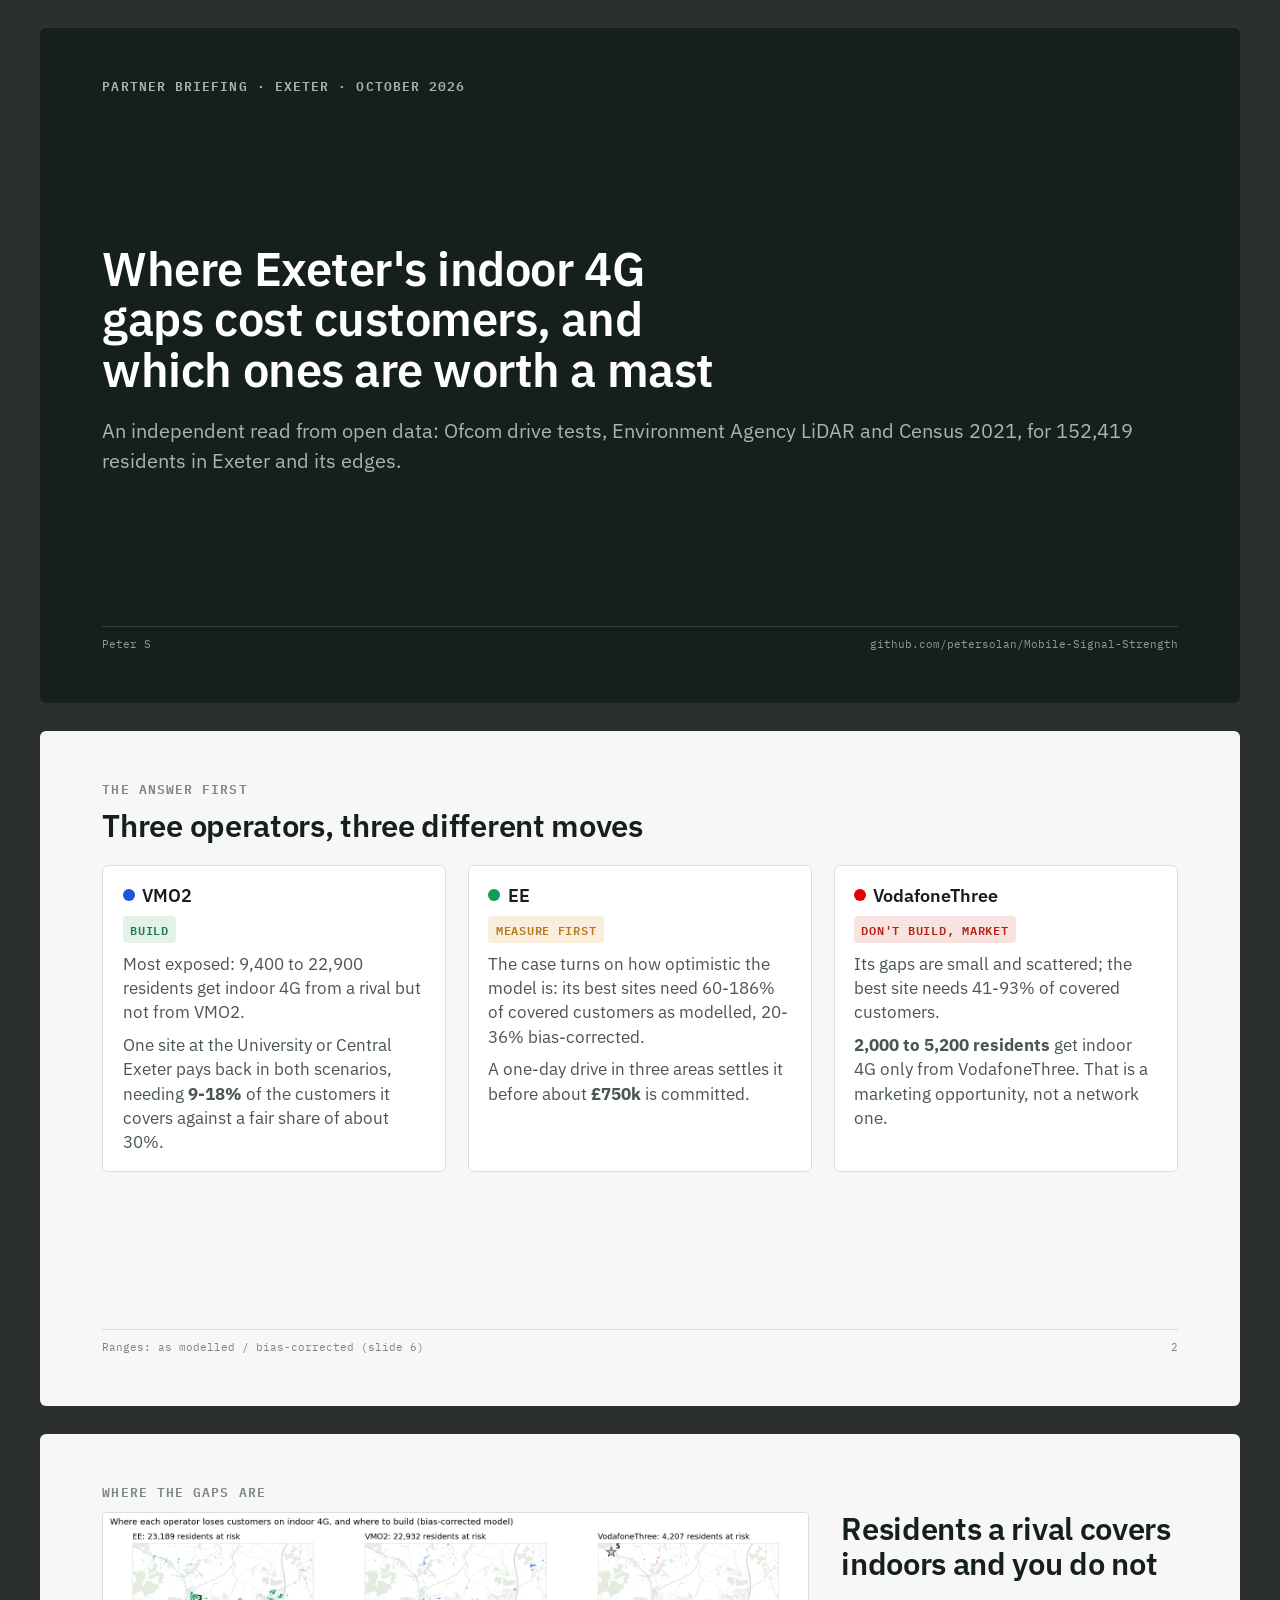
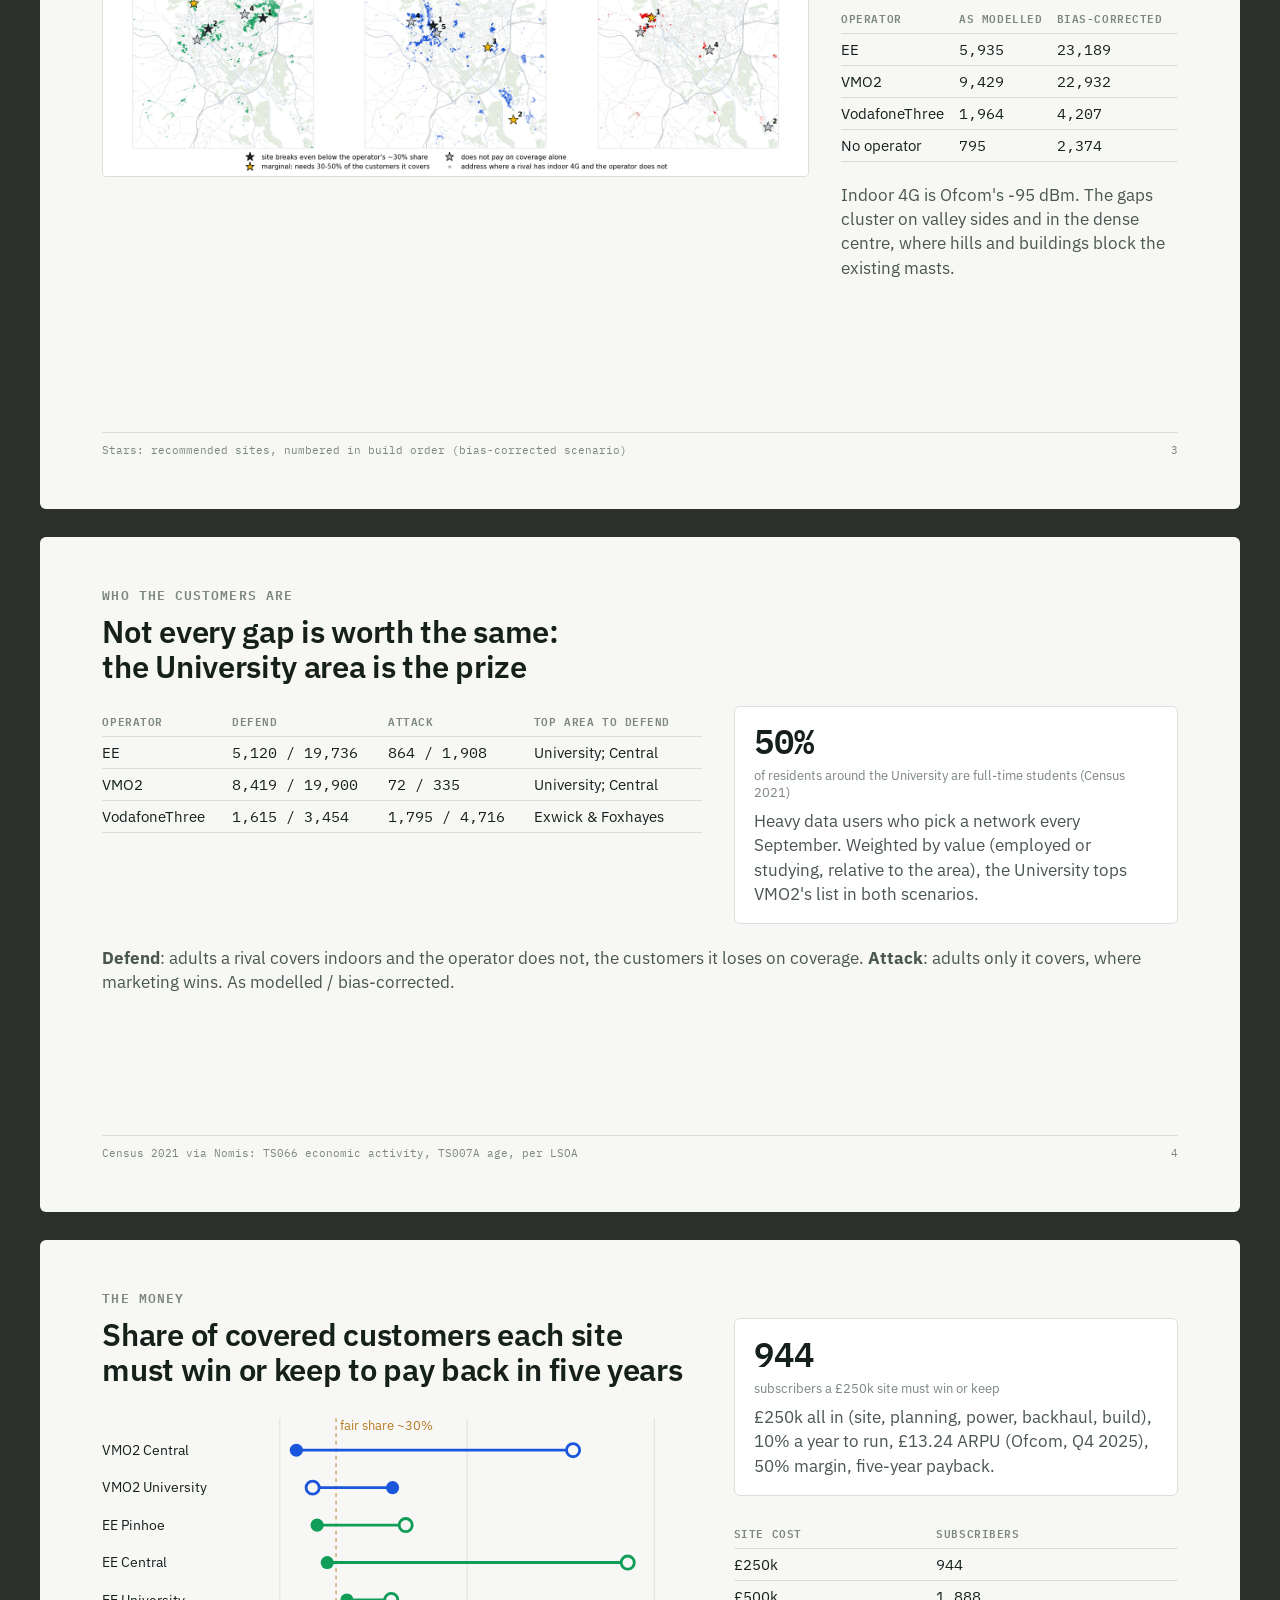
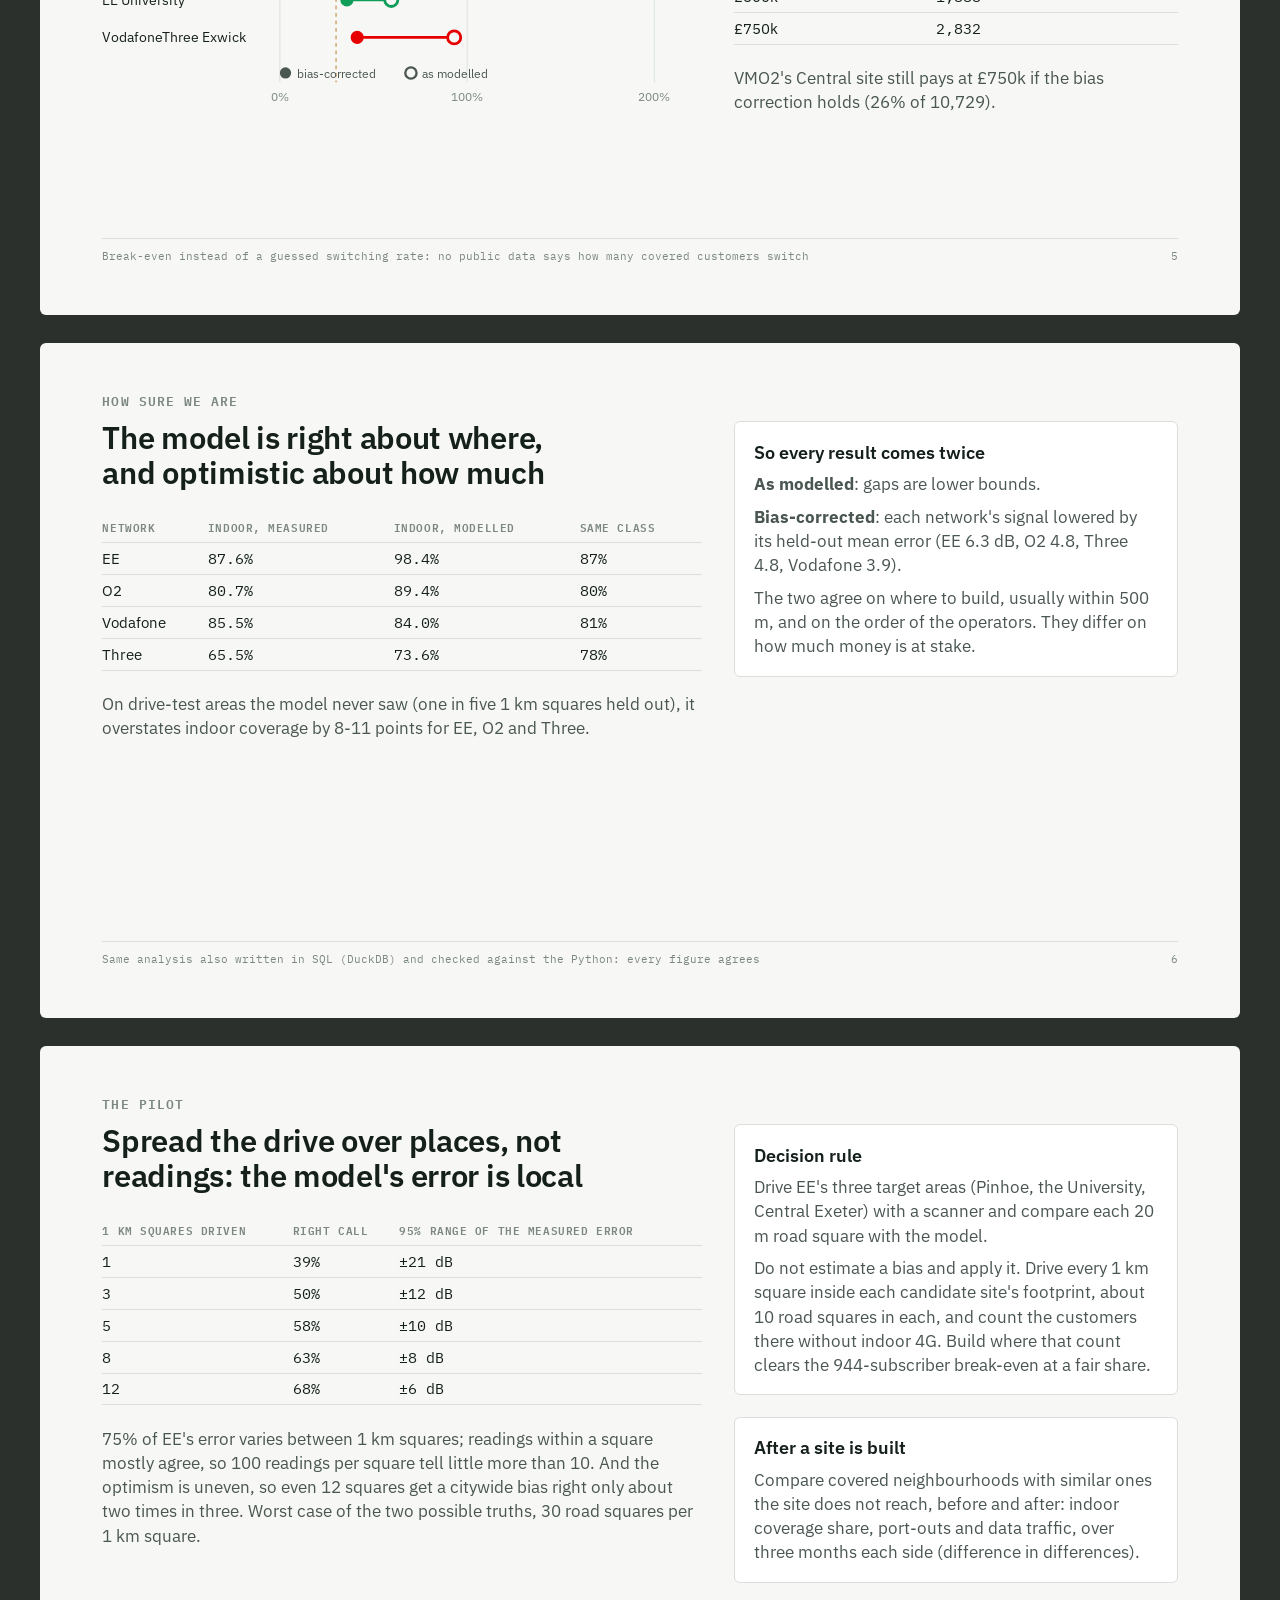
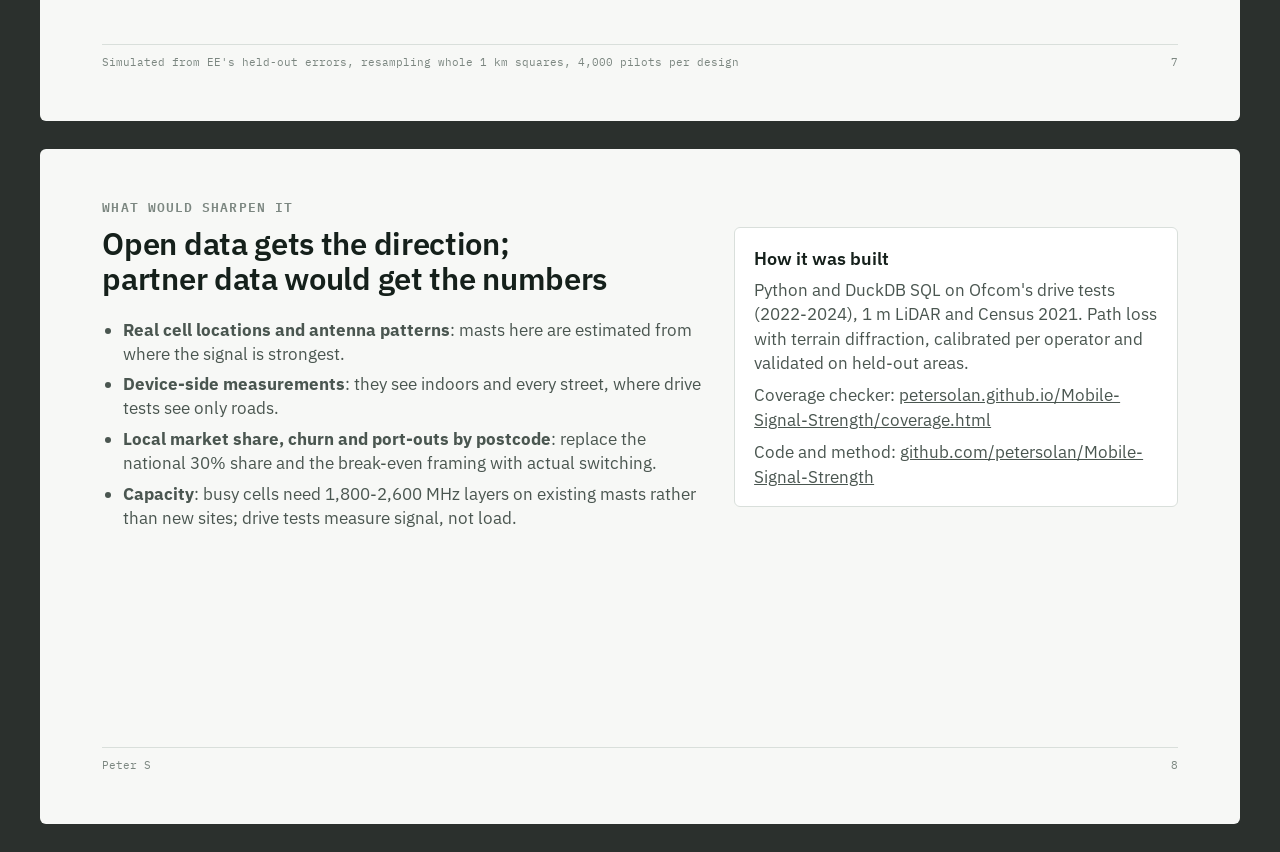
<file: docs/deck.html>
<!doctype html>
<html lang="en">
<head>
<meta charset="utf-8">
<meta name="viewport" content="width=device-width, initial-scale=1">
<title>Exeter Indoor 4G Briefing</title>
<link rel="preconnect" href="https://fonts.googleapis.com">
<link rel="stylesheet" href="https://fonts.googleapis.com/css2?family=IBM+Plex+Sans:wght@400;500;600;700&family=IBM+Plex+Mono:wght@400;600&display=swap">
<style>
/* One 16:9 slide per screen; arrow keys or space to move; prints one slide per page */
:root {
  --paper: #f7f8f6; --ink: #15201b; --ink-2: #4a5650; --muted: #7c8781; --rule: #d9dfdb; --panel: #ffffff;
  --ee: #0f9d58; --vmo2: #1a56db; --vt: #e60000; --good: #1f7a4d; --warn: #b7791f; --bad: #b42318;
  --sans: "IBM Plex Sans", "Segoe UI", Arial, sans-serif; --mono: "IBM Plex Mono", Consolas, monospace;
}
* { box-sizing: border-box; }
html, body { margin: 0; background: #2b302d; }
body { font-family: var(--sans); color: var(--ink); }
.deck { display: grid; gap: 28px; padding: 28px max(16px, env(safe-area-inset-left, 0px)); justify-items: center; }
.slide {
  width: min(1200px, 100%); aspect-ratio: 16 / 9; background: var(--paper); border-radius: 6px;
  padding: clamp(18px, 4.2%, 56px) clamp(18px, 5%, 64px); display: grid; grid-template-rows: auto 1fr auto;
  gap: clamp(8px, 2.2%, 26px); overflow: hidden; container-type: inline-size; scroll-margin: 28px;
}
.slide:focus { outline: 3px solid #8fb3a1; outline-offset: 4px; }
.kicker { font: 600 1.25cqw/1 var(--mono); letter-spacing: .08em; text-transform: uppercase; color: var(--muted); }
h1, h2 { margin: 0; font-weight: 600; letter-spacing: -0.01em; text-wrap: balance; }
h1 { font-size: 4.4cqw; line-height: 1.06; max-width: 22ch; }
h2 { font-size: 2.85cqw; line-height: 1.12; max-width: 34ch; }
p, li { font-size: 1.55cqw; line-height: 1.45; color: var(--ink-2); margin: 0; }
.big { font-size: 1.9cqw; }
.foot { display: flex; justify-content: space-between; font: 1.05cqw var(--mono); color: var(--muted); border-top: 1px solid var(--rule); padding-top: .8cqw; }
.body { display: grid; gap: 2cqw; align-content: start; min-height: 0; }
.cols { display: grid; grid-template-columns: 1fr 1fr 1fr; gap: 2cqw; }
.two { display: grid; grid-template-columns: 1.35fr 1fr; gap: 3cqw; align-items: start; min-height: 0; }
.card { background: var(--panel); border: 1px solid var(--rule); border-radius: 6px; padding: 1.6cqw 1.8cqw; display: grid; gap: .8cqw; align-content: start; }
.card h3 { margin: 0; font-size: 1.7cqw; font-weight: 600; display: flex; align-items: center; gap: .7cqw; }
.dot { width: 1.1cqw; height: 1.1cqw; border-radius: 50%; display: inline-block; flex: none; }
.verdict { font: 600 1.15cqw var(--mono); letter-spacing: .06em; text-transform: uppercase; padding: .35cqw .7cqw; border-radius: 4px; justify-self: start; }
.v-good { background: #e3f1e8; color: var(--good); } .v-warn { background: #f8eedb; color: var(--warn); } .v-bad { background: #f9e3e1; color: var(--bad); }
.num { font: 600 3.2cqw/1 var(--mono); font-variant-numeric: tabular-nums; }
.lab { font-size: 1.2cqw; color: var(--muted); }
table { border-collapse: collapse; width: 100%; font-size: 1.4cqw; }
th, td { text-align: left; padding: .55cqw 1cqw .55cqw 0; border-bottom: 1px solid var(--rule); }
th { font: 600 1.05cqw var(--mono); letter-spacing: .05em; text-transform: uppercase; color: var(--muted); }
td.n { font-family: var(--mono); font-variant-numeric: tabular-nums; }
img.map { width: 100%; border: 1px solid var(--rule); border-radius: 4px; background: #fff; }
ul { margin: 0; padding-left: 1.3em; display: grid; gap: .6cqw; }
svg text { font-family: var(--sans); }
.title-slide { grid-template-rows: auto 1fr auto; background: #15201b; color: #eef2ef; }
.title-slide p, .title-slide .kicker { color: #a9b5ae; }
.title-slide .foot { border-color: #33403a; color: #8c9a92; }
.title-slide h1 { color: #fff; }
a { color: inherit; }
@media print {
  @page { size: 13.333in 7.5in; margin: 0; }
  html, body { background: #fff; }
  .deck { padding: 0; gap: 0; }
  .slide { width: 13.333in; border-radius: 0; break-after: page; }
}
</style>
</head>
<body>
<main class="deck" id="deck">

<section class="slide title-slide" tabindex="-1">
  <div class="kicker">Partner briefing · Exeter · October 2026</div>
  <div class="body" style="align-content:center">
    <h1>Where Exeter's indoor 4G gaps cost customers, and which ones are worth a mast</h1>
    <p class="big">An independent read from open data: Ofcom drive tests, Environment Agency LiDAR and Census 2021, for 152,419 residents in Exeter and its edges.</p>
  </div>
  <div class="foot"><span>Peter S</span><span>github.com/petersolan/Mobile-Signal-Strength</span></div>
</section>

<section class="slide" tabindex="-1">
  <div class="kicker">The answer first</div>
  <div class="body">
    <h2>Three operators, three different moves</h2>
    <div class="cols">
      <div class="card">
        <h3><span class="dot" style="background:var(--vmo2)"></span>VMO2</h3>
        <span class="verdict v-good">Build</span>
        <p>Most exposed: 9,400 to 22,900 residents get indoor 4G from a rival but not from VMO2.</p>
        <p>One site at the University or Central Exeter pays back in both scenarios, needing <b>9-18%</b> of the customers it covers against a fair share of about 30%.</p>
      </div>
      <div class="card">
        <h3><span class="dot" style="background:var(--ee)"></span>EE</h3>
        <span class="verdict v-warn">Measure first</span>
        <p>The case turns on how optimistic the model is: its best sites need 60-186% of covered customers as modelled, 20-36% bias-corrected.</p>
        <p>A one-day drive in three areas settles it before about <b>£750k</b> is committed.</p>
      </div>
      <div class="card">
        <h3><span class="dot" style="background:var(--vt)"></span>VodafoneThree</h3>
        <span class="verdict v-bad">Don't build, market</span>
        <p>Its gaps are small and scattered; the best site needs 41-93% of covered customers.</p>
        <p><b>2,000 to 5,200 residents</b> get indoor 4G only from VodafoneThree. That is a marketing opportunity, not a network one.</p>
      </div>
    </div>
  </div>
  <div class="foot"><span>Ranges: as modelled / bias-corrected (slide 6)</span><span>2</span></div>
</section>

<section class="slide" tabindex="-1">
  <div class="kicker">Where the gaps are</div>
  <div class="two" style="grid-template-columns: 2.1fr 1fr">
    <img class="map" src="images/business_case.png" alt="Three maps of Exeter: for EE, VMO2 and VodafoneThree, the addresses where a rival has indoor 4G and the operator does not, with recommended new sites as stars">
    <div class="body">
      <h2>Residents a rival covers indoors and you do not</h2>
      <table>
        <tr><th>Operator</th><th>As modelled</th><th>Bias-corrected</th></tr>
        <tr><td>EE</td><td class="n">5,935</td><td class="n">23,189</td></tr>
        <tr><td>VMO2</td><td class="n">9,429</td><td class="n">22,932</td></tr>
        <tr><td>VodafoneThree</td><td class="n">1,964</td><td class="n">4,207</td></tr>
        <tr><td>No operator</td><td class="n">795</td><td class="n">2,374</td></tr>
      </table>
      <p>Indoor 4G is Ofcom's -95 dBm. The gaps cluster on valley sides and in the dense centre, where hills and buildings block the existing masts.</p>
    </div>
  </div>
  <div class="foot"><span>Stars: recommended sites, numbered in build order (bias-corrected scenario)</span><span>3</span></div>
</section>

<section class="slide" tabindex="-1">
  <div class="kicker">Who the customers are</div>
  <div class="body">
    <h2>Not every gap is worth the same: the University area is the prize</h2>
    <div class="two">
      <table>
        <tr><th>Operator</th><th>Defend</th><th>Attack</th><th>Top area to defend</th></tr>
        <tr><td>EE</td><td class="n">5,120 / 19,736</td><td class="n">864 / 1,908</td><td>University; Central</td></tr>
        <tr><td>VMO2</td><td class="n">8,419 / 19,900</td><td class="n">72 / 335</td><td>University; Central</td></tr>
        <tr><td>VodafoneThree</td><td class="n">1,615 / 3,454</td><td class="n">1,795 / 4,716</td><td>Exwick &amp; Foxhayes</td></tr>
      </table>
      <div class="card">
        <span class="num">50%</span>
        <span class="lab">of residents around the University are full-time students (Census 2021)</span>
        <p>Heavy data users who pick a network every September. Weighted by value (employed or studying, relative to the area), the University tops VMO2's list in both scenarios.</p>
      </div>
    </div>
    <p><b>Defend</b>: adults a rival covers indoors and the operator does not, the customers it loses on coverage. <b>Attack</b>: adults only it covers, where marketing wins. As modelled / bias-corrected.</p>
  </div>
  <div class="foot"><span>Census 2021 via Nomis: TS066 economic activity, TS007A age, per LSOA</span><span>4</span></div>
</section>

<section class="slide" tabindex="-1">
  <div class="kicker">The money</div>
  <div class="two">
    <div class="body">
      <h2>Share of covered customers each site must win or keep to pay back in five years</h2>
      <svg viewBox="0 0 640 330" role="img" aria-label="Break-even share per site, as a range from bias-corrected to as modelled, against a 30 percent fair share">
        <g font-size="14" fill="#4a5650">
          <line x1="190" x2="190" y1="10" y2="292" stroke="#d9dfdb"/>
          <line x1="250" x2="250" y1="10" y2="292" stroke="#b7791f" stroke-dasharray="4 4"/>
          <text x="254" y="22" fill="#b7791f">fair share ~30%</text>
          <line x1="390" x2="390" y1="10" y2="292" stroke="#d9dfdb"/>
          <line x1="590" x2="590" y1="10" y2="292" stroke="#d9dfdb"/>
        </g>
        <g font-size="13" fill="#7c8781" font-family="IBM Plex Mono, monospace">
          <text x="190" y="312" text-anchor="middle">0%</text><text x="390" y="312" text-anchor="middle">100%</text><text x="590" y="312" text-anchor="middle">200%</text>
        </g>
        <!-- x = 190 + 2 * pct; each row: bias-corrected (filled) to as modelled (hollow) -->
        <g font-size="15" fill="#15201b">
          <text x="0" y="49">VMO2 Central</text>
          <line x1="207.6" x2="503.2" y1="44" y2="44" stroke="#1a56db" stroke-width="3"/><circle cx="207.6" cy="44" r="7" fill="#1a56db"/><circle cx="503.2" cy="44" r="7" fill="#f7f8f6" stroke="#1a56db" stroke-width="3"/>
          <text x="0" y="89">VMO2 University</text>
          <line x1="225" x2="310.4" y1="84" y2="84" stroke="#1a56db" stroke-width="3"/><circle cx="310.4" cy="84" r="7" fill="#1a56db"/><circle cx="225" cy="84" r="7" fill="#f7f8f6" stroke="#1a56db" stroke-width="3"/>
          <text x="0" y="129">EE Pinhoe</text>
          <line x1="229.8" x2="324.4" y1="124" y2="124" stroke="#0f9d58" stroke-width="3"/><circle cx="229.8" cy="124" r="7" fill="#0f9d58"/><circle cx="324.4" cy="124" r="7" fill="#f7f8f6" stroke="#0f9d58" stroke-width="3"/>
          <text x="0" y="169">EE Central</text>
          <line x1="240.6" x2="561.6" y1="164" y2="164" stroke="#0f9d58" stroke-width="3"/><circle cx="240.6" cy="164" r="7" fill="#0f9d58"/><circle cx="561.6" cy="164" r="7" fill="#f7f8f6" stroke="#0f9d58" stroke-width="3"/>
          <text x="0" y="209">EE University</text>
          <line x1="261.6" x2="309" y1="204" y2="204" stroke="#0f9d58" stroke-width="3"/><circle cx="261.6" cy="204" r="7" fill="#0f9d58"/><circle cx="309" cy="204" r="7" fill="#f7f8f6" stroke="#0f9d58" stroke-width="3"/>
          <text x="0" y="249">VodafoneThree Exwick</text>
          <line x1="272.6" x2="376.2" y1="244" y2="244" stroke="#e60000" stroke-width="3"/><circle cx="272.6" cy="244" r="7" fill="#e60000"/><circle cx="376.2" cy="244" r="7" fill="#f7f8f6" stroke="#e60000" stroke-width="3"/>
          <circle cx="196" cy="282" r="6" fill="#4a5650"/><text x="208" y="287" font-size="13" fill="#4a5650">bias-corrected</text>
          <circle cx="330" cy="282" r="6" fill="#f7f8f6" stroke="#4a5650" stroke-width="2.5"/><text x="342" y="287" font-size="13" fill="#4a5650">as modelled</text>
        </g>
      </svg>
    </div>
    <div class="body">
      <div class="card">
        <span class="num">944</span>
        <span class="lab">subscribers a £250k site must win or keep</span>
        <p>£250k all in (site, planning, power, backhaul, build), 10% a year to run, £13.24 ARPU (Ofcom, Q4 2025), 50% margin, five-year payback.</p>
      </div>
      <table>
        <tr><th>Site cost</th><th>Subscribers</th></tr>
        <tr><td>£250k</td><td class="n">944</td></tr>
        <tr><td>£500k</td><td class="n">1,888</td></tr>
        <tr><td>£750k</td><td class="n">2,832</td></tr>
      </table>
      <p>VMO2's Central site still pays at £750k if the bias correction holds (26% of 10,729).</p>
    </div>
  </div>
  <div class="foot"><span>Break-even instead of a guessed switching rate: no public data says how many covered customers switch</span><span>5</span></div>
</section>

<section class="slide" tabindex="-1">
  <div class="kicker">How sure we are</div>
  <div class="two">
    <div class="body">
      <h2>The model is right about where, and optimistic about how much</h2>
      <table>
        <tr><th>Network</th><th>Indoor, measured</th><th>Indoor, modelled</th><th>Same class</th></tr>
        <tr><td>EE</td><td class="n">87.6%</td><td class="n">98.4%</td><td class="n">87%</td></tr>
        <tr><td>O2</td><td class="n">80.7%</td><td class="n">89.4%</td><td class="n">80%</td></tr>
        <tr><td>Vodafone</td><td class="n">85.5%</td><td class="n">84.0%</td><td class="n">81%</td></tr>
        <tr><td>Three</td><td class="n">65.5%</td><td class="n">73.6%</td><td class="n">78%</td></tr>
      </table>
      <p>On drive-test areas the model never saw (one in five 1 km squares held out), it overstates indoor coverage by 8-11 points for EE, O2 and Three.</p>
    </div>
    <div class="body">
      <div class="card">
        <h3>So every result comes twice</h3>
        <p><b>As modelled</b>: gaps are lower bounds.</p>
        <p><b>Bias-corrected</b>: each network's signal lowered by its held-out mean error (EE 6.3 dB, O2 4.8, Three 4.8, Vodafone 3.9).</p>
        <p>The two agree on where to build, usually within 500 m, and on the order of the operators. They differ on how much money is at stake.</p>
      </div>
    </div>
  </div>
  <div class="foot"><span>Same analysis also written in SQL (DuckDB) and checked against the Python: every figure agrees</span><span>6</span></div>
</section>

<section class="slide" tabindex="-1">
  <div class="kicker">The pilot</div>
  <div class="two">
    <div class="body">
      <h2>Spread the drive over places, not readings: the model's error is local</h2>
      <table>
        <tr><th>1 km squares driven</th><th>Right call</th><th>95% range of the measured error</th></tr>
        <tr><td class="n">1</td><td class="n">39%</td><td class="n">±21 dB</td></tr>
        <tr><td class="n">3</td><td class="n">50%</td><td class="n">±12 dB</td></tr>
        <tr><td class="n">5</td><td class="n">58%</td><td class="n">±10 dB</td></tr>
        <tr><td class="n">8</td><td class="n">63%</td><td class="n">±8 dB</td></tr>
        <tr><td class="n">12</td><td class="n">68%</td><td class="n">±6 dB</td></tr>
      </table>
      <p>75% of EE's error varies between 1 km squares; readings within a square mostly agree, so 100 readings per square tell little more than 10. And the optimism is uneven, so even 12 squares get a citywide bias right only about two times in three. Worst case of the two possible truths, 30 road squares per 1 km square.</p>
    </div>
    <div class="body">
      <div class="card">
        <h3>Decision rule</h3>
        <p>Drive EE's three target areas (Pinhoe, the University, Central Exeter) with a scanner and compare each 20 m road square with the model.</p>
        <p>Do not estimate a bias and apply it. Drive every 1 km square inside each candidate site's footprint, about 10 road squares in each, and count the customers there without indoor 4G. Build where that count clears the 944-subscriber break-even at a fair share.</p>
      </div>
      <div class="card">
        <h3>After a site is built</h3>
        <p>Compare covered neighbourhoods with similar ones the site does not reach, before and after: indoor coverage share, port-outs and data traffic, over three months each side (difference in differences).</p>
      </div>
    </div>
  </div>
  <div class="foot"><span>Simulated from EE's held-out errors, resampling whole 1 km squares, 4,000 pilots per design</span><span>7</span></div>
</section>

<section class="slide" tabindex="-1">
  <div class="kicker">What would sharpen it</div>
  <div class="two">
    <div class="body">
      <h2>Open data gets the direction; partner data would get the numbers</h2>
      <ul>
        <li><b>Real cell locations and antenna patterns</b>: masts here are estimated from where the signal is strongest.</li>
        <li><b>Device-side measurements</b>: they see indoors and every street, where drive tests see only roads.</li>
        <li><b>Local market share, churn and port-outs by postcode</b>: replace the national 30% share and the break-even framing with actual switching.</li>
        <li><b>Capacity</b>: busy cells need 1,800-2,600 MHz layers on existing masts rather than new sites; drive tests measure signal, not load.</li>
      </ul>
    </div>
    <div class="card">
      <h3>How it was built</h3>
      <p>Python and DuckDB SQL on Ofcom's drive tests (2022-2024), 1 m LiDAR and Census 2021. Path loss with terrain diffraction, calibrated per operator and validated on held-out areas.</p>
      <p>Coverage checker: <a href="coverage.html">petersolan.github.io/Mobile-Signal-Strength/coverage.html</a></p>
      <p>Code and method: <a href="https://github.com/petersolan/Mobile-Signal-Strength">github.com/petersolan/Mobile-Signal-Strength</a></p>
    </div>
  </div>
  <div class="foot"><span>Peter S</span><span>8</span></div>
</section>

</main>
<script>
// arrow keys, page keys and space move between slides
const slides = [...document.querySelectorAll(".slide")];
function current() {
  const mid = innerHeight / 2;
  let best = 0, dist = Infinity;
  slides.forEach((s, i) => { const r = s.getBoundingClientRect(); const d = Math.abs(r.top + r.height / 2 - mid); if (d < dist) { dist = d; best = i; } });
  return best;
}
addEventListener("keydown", e => {
  const next = ["ArrowRight", "ArrowDown", "PageDown", " "].includes(e.key), prev = ["ArrowLeft", "ArrowUp", "PageUp"].includes(e.key);
  if (!next && !prev) return;
  e.preventDefault();
  const i = Math.max(0, Math.min(slides.length - 1, current() + (next ? 1 : -1)));
  slides[i].scrollIntoView({ behavior: matchMedia("(prefers-reduced-motion: reduce)").matches ? "auto" : "smooth", block: "center" });
  slides[i].focus({ preventScroll: true });
});
</script>
<!-- Cloudflare Web Analytics --><script type='module' src='https://static.cloudflareinsights.com/beacon.min.js' data-cf-beacon='{"token": "3211474cf009410a88d7addf6d1ba4a8"}'></script><!-- End Cloudflare Web Analytics -->
</body>
</html>
</file>
